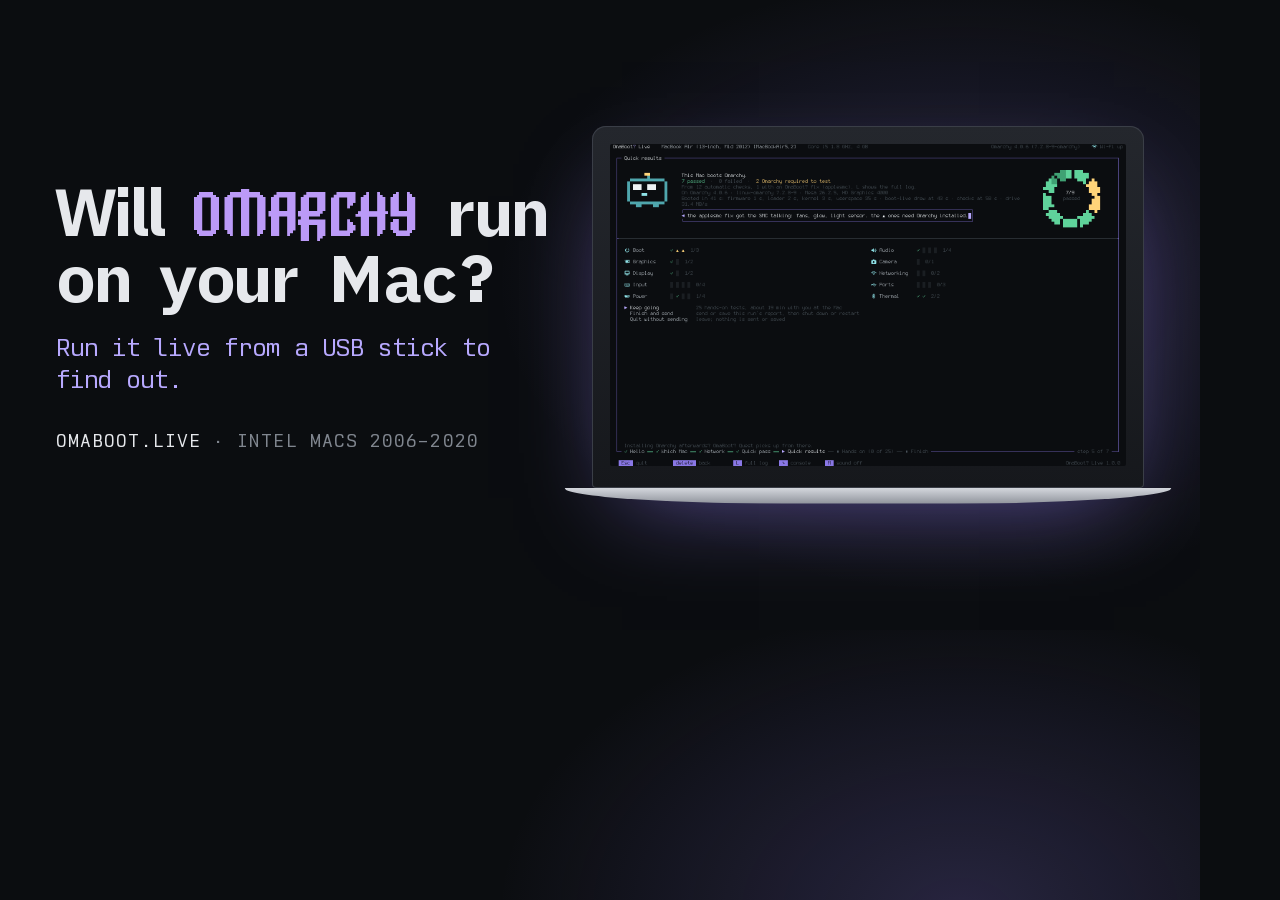
<file: tools/og-card.html>
<!doctype html><meta charset="utf-8">
<!-- The social card (assets/og.png, 1200×630) for og:image. Re-render after the hero changes:
     chromium --headless=new --hide-scrollbars --allow-file-access-from-files --window-size=1200,630 --virtual-time-budget=2000 --screenshot=assets/og.png "file://$PWD/tools/og-card.html" -->
<style>
@font-face{font-family:Q;src:url("../assets/fonts/iMWritingQuattro-700.woff2")}
@font-face{font-family:CM;src:url("../assets/fonts/NordwandMono-400.woff2")}
@font-face{font-family:OF;src:url("../assets/fonts/OmarchyFont.ttf")}
html,body{margin:0;width:1200px;height:630px;overflow:hidden}
body{background:radial-gradient(55% 70% at 80% 45%,rgba(138,120,230,.22),transparent 70%),#0b0d10;color:#e6e8ec;font-family:Q;display:grid;grid-template-columns:500px 1fr;align-items:center;gap:36px;padding:0 56px;box-sizing:border-box}
h1{font-weight:400;font-size:66px;line-height:1;letter-spacing:-.035em;margin:0 0 22px}
h1 b{font-family:OF;font-weight:400;font-size:.83em;color:#bb9af7;letter-spacing:0}
p{margin:0;font:24px/1.3 CM;color:#b8a9ff}
.u{margin-top:34px;font:18px CM;letter-spacing:.06em;text-transform:uppercase;color:#80868f}
.u i{font-style:normal;color:#e6e8ec}
.lid{background:linear-gradient(#24272d,#16181c);border-radius:14px 14px 4px 4px;padding:18px 18px 22px;box-shadow:inset 0 0 0 1px #3a3e47,0 40px 90px -30px rgba(138,120,230,.6)}
.lid img{display:block;width:100%;border-radius:2px}
.base{height:16px;width:110%;margin-left:-5%;background:linear-gradient(#d4d7dd,#8f939b);clip-path:polygon(0 0,100% 0,98.5% 100%,1.5% 100%);border-radius:0 0 40% 40%/0 0 100% 100%}
</style>
<div><h1>Will <b>Omarchy</b> run on your Mac?</h1><p>Run it live from a USB stick to find out.</p><div class="u"><i>omaboot.live</i> · Intel Macs 2006–2020</div></div>
<div><div class="lid"><img src="../assets/screens/hero-results.png"></div><div class="base"></div></div>
</file>
